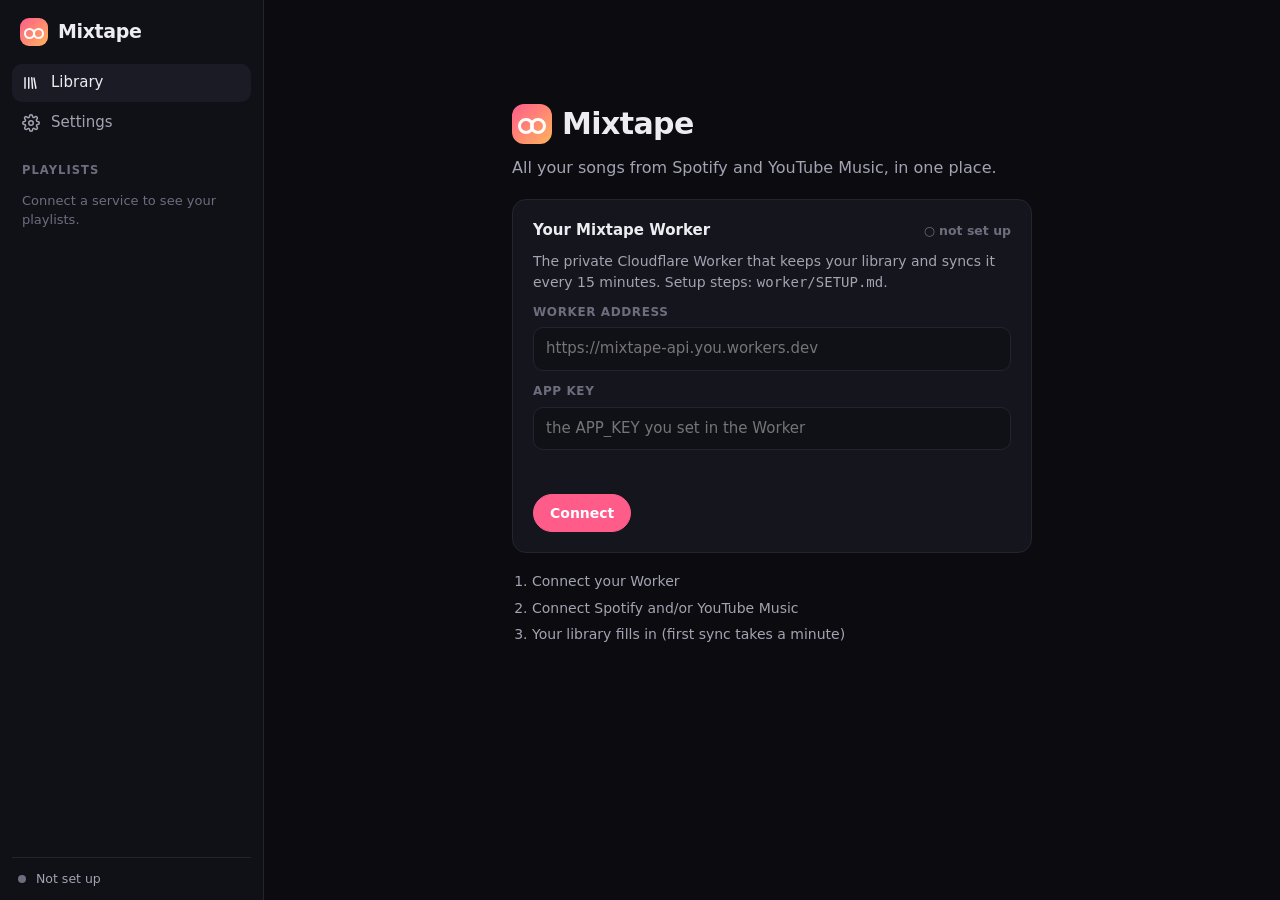
<file: index.html>
<!DOCTYPE html>
<html lang="en" data-theme="dark">
<head>
<meta charset="utf-8">
<meta name="viewport" content="width=device-width, initial-scale=1, viewport-fit=cover">
<meta name="theme-color" content="#0b0b10">
<title>Mixtape</title>
<link rel="icon" href="data:image/svg+xml,%3Csvg xmlns='http://www.w3.org/2000/svg' viewBox='0 0 64 64'%3E%3Crect width='64' height='64' rx='16' fill='%23ff5c8a'/%3E%3Ccircle cx='22' cy='34' r='8' fill='none' stroke='%23fff' stroke-width='5'/%3E%3Ccircle cx='42' cy='34' r='8' fill='none' stroke='%23fff' stroke-width='5'/%3E%3C/svg%3E">
<link rel="stylesheet" href="css/app.css">
</head>
<body>
<div id="app">
  <header class="mtop">
    <button class="iconbtn" data-act="drawer" aria-label="Menu"><svg class="i" viewBox="0 0 24 24"><path d="M4 7h16M4 12h16M4 17h16"/></svg></button>
    <div class="brand"><span class="logo"></span>Mixtape</div>
    <span class="grow"></span>
    <span id="syncDotM" class="syncdot"></span>
  </header>
  <div class="scrim" data-act="drawer"></div>
  <aside id="side"></aside>
  <main id="main"></main>
  <div id="ytbox" hidden><div id="ytframe"></div></div>
  <footer id="player" hidden></footer>
</div>
<div id="toast" role="status"></div>
<script type="module" src="js/app.js"></script>
</body>
</html>
</file>
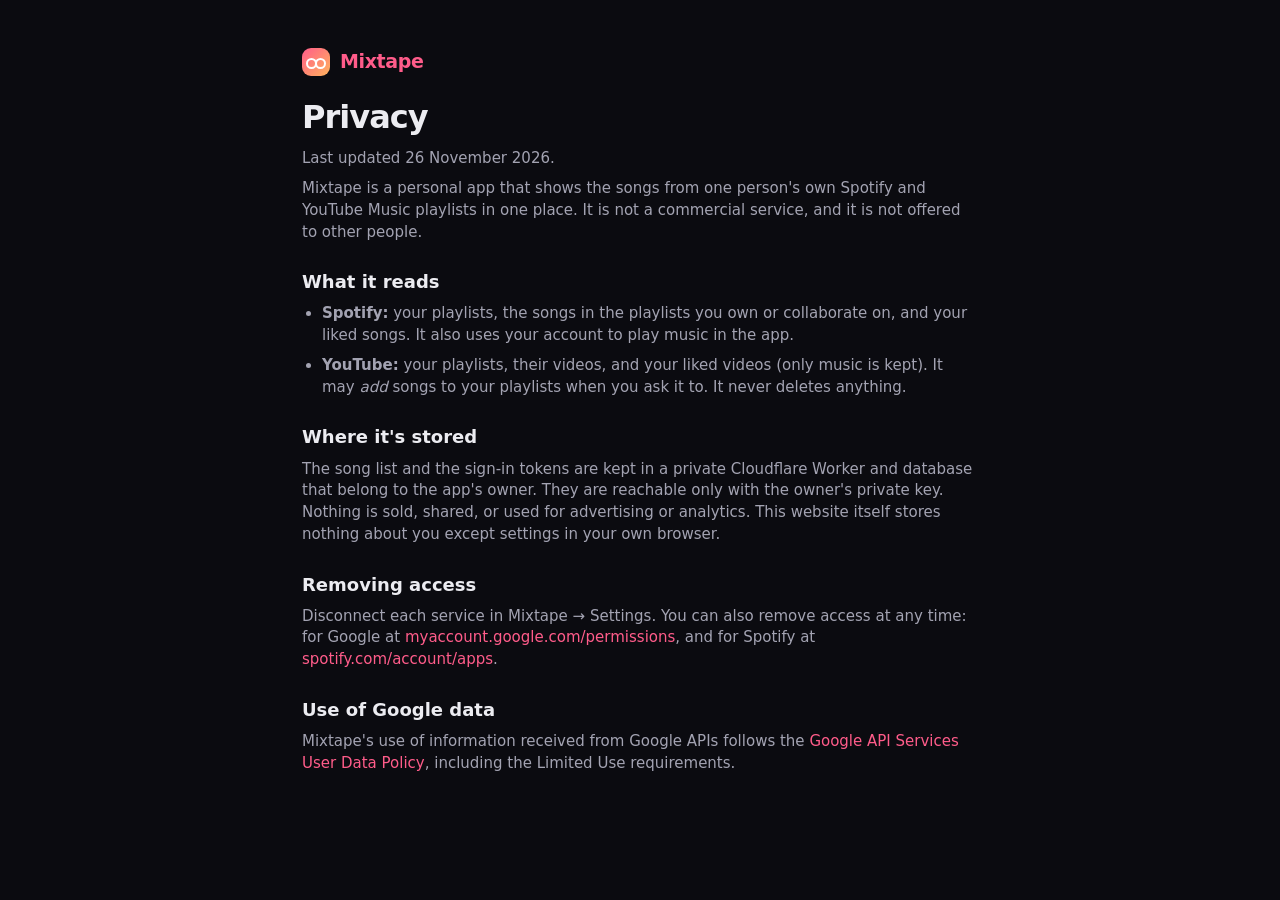
<file: privacy.html>
<!DOCTYPE html>
<html lang="en">
<head>
<meta charset="utf-8">
<meta name="viewport" content="width=device-width, initial-scale=1">
<title>Mixtape · Privacy</title>
<link rel="stylesheet" href="css/app.css">
<style>body{overflow:auto}.doc{max-width:720px;margin:0 auto;padding:48px 22px 60px}.doc h1{font-size:32px;letter-spacing:-.03em;margin:18px 0 6px}.doc h2{font-size:18px;margin:26px 0 8px}.doc p,.doc li{color:var(--dim);margin:8px 0}.doc ul{padding-left:20px}.doc a{color:var(--acc)}</style>
</head>
<body>
<div class="doc">
  <a href="./" class="brand" style="padding:0"><span class="logo"></span>Mixtape</a>
  <h1>Privacy</h1>
  <p>Last updated 26 November 2026.</p>
  <p>Mixtape is a personal app that shows the songs from one person's own Spotify and YouTube Music playlists in one place. It is not a commercial service, and it is not offered to other people.</p>

  <h2>What it reads</h2>
  <ul>
    <li><b>Spotify:</b> your playlists, the songs in the playlists you own or collaborate on, and your liked songs. It also uses your account to play music in the app.</li>
    <li><b>YouTube:</b> your playlists, their videos, and your liked videos (only music is kept). It may <i>add</i> songs to your playlists when you ask it to. It never deletes anything.</li>
  </ul>

  <h2>Where it's stored</h2>
  <p>The song list and the sign-in tokens are kept in a private Cloudflare Worker and database that belong to the app's owner. They are reachable only with the owner's private key. Nothing is sold, shared, or used for advertising or analytics. This website itself stores nothing about you except settings in your own browser.</p>

  <h2>Removing access</h2>
  <p>Disconnect each service in Mixtape → Settings. You can also remove access at any time: for Google at <a href="https://myaccount.google.com/permissions">myaccount.google.com/permissions</a>, and for Spotify at <a href="https://www.spotify.com/account/apps/">spotify.com/account/apps</a>.</p>

  <h2>Use of Google data</h2>
  <p>Mixtape's use of information received from Google APIs follows the <a href="https://developers.google.com/terms/api-services-user-data-policy">Google API Services User Data Policy</a>, including the Limited Use requirements.</p>
</div>
</body>
</html>
</file>
<file: css/app.css>
/* Mixtape — one stylesheet. Dark by default, light via [data-theme=light]. */
:root{
  --bg:#0b0b10;--bg2:#101017;--panel:#15151d;--panel2:#1b1b25;--line:#24242f;--line2:#30303d;
  --text:#ececf1;--dim:#a3a3b2;--faint:#6d6d7e;--acc:#ff5c8a;--acc2:#ffb35c;--accbg:rgba(255,92,138,.12);
  --sp:#1ed760;--yt:#ff3d3d;--ok:#4ade80;--warn:#fbbf24;--err:#f87171;
  --r:14px;--r2:10px;--shadow:0 10px 40px rgba(0,0,0,.45);
  --font:ui-sans-serif,system-ui,-apple-system,"Segoe UI",Roboto,"Helvetica Neue",Arial,sans-serif;
  --mono:ui-monospace,"SF Mono","JetBrains Mono",Menlo,Consolas,monospace;
  --row:58px;--side:264px;
}
[data-theme=light]{
  --bg:#f6f6f9;--bg2:#efeff4;--panel:#fff;--panel2:#f3f3f7;--line:#e5e5ec;--line2:#d6d6e0;
  --text:#15151d;--dim:#55556a;--faint:#8b8b9c;--accbg:rgba(255,92,138,.1);--shadow:0 10px 40px rgba(20,20,40,.12);
}
*{box-sizing:border-box;margin:0}
html,body{height:100%}
body{background:var(--bg);color:var(--text);font:15px/1.45 var(--font);-webkit-font-smoothing:antialiased;overflow:hidden}
button,input,select{font:inherit;color:inherit}
a{color:inherit;text-decoration:none}
.i{width:18px;height:18px;fill:none;stroke:currentColor;stroke-width:2;stroke-linecap:round;stroke-linejoin:round;flex:none}
.grow{flex:1}
.muted{color:var(--dim)}.faint{color:var(--faint)}.mono{font-family:var(--mono)}

/* ---------- layout ---------- */
#app{display:grid;grid-template-columns:var(--side) 1fr;grid-template-rows:minmax(0,1fr) auto;height:100vh;height:100dvh}
aside{background:var(--bg2);border-right:1px solid var(--line);display:flex;flex-direction:column;min-height:0;padding:18px 12px 12px}
main{min-width:0;min-height:0;display:flex;flex-direction:column;overflow:hidden}
.mtop{display:none}
.brand{display:flex;align-items:center;gap:10px;font-weight:800;font-size:19px;letter-spacing:-.02em;padding:0 8px 18px}
.logo{width:28px;height:28px;border-radius:9px;background:linear-gradient(135deg,var(--acc),var(--acc2));position:relative;flex:none}
.logo::before,.logo::after{content:"";position:absolute;top:10px;width:7px;height:7px;border:2.5px solid #fff;border-radius:50%}
.logo::before{left:4px}.logo::after{right:4px}

.nav{display:flex;flex-direction:column;gap:2px}
.nav a,.pl a{display:flex;align-items:center;gap:11px;padding:8px 10px;border-radius:var(--r2);color:var(--dim);font-weight:500;min-width:0}
.nav a:hover,.pl a:hover{background:var(--panel);color:var(--text)}
.nav a.on,.pl a.on{background:var(--panel2);color:var(--text)}
.nav a .n{margin-left:auto;font:12px var(--mono);color:var(--faint)}
.sechead{display:flex;align-items:center;gap:8px;margin:20px 10px 8px;font-size:11.5px;font-weight:700;letter-spacing:.09em;text-transform:uppercase;color:var(--faint)}
.plfilter{margin:0 4px 8px;padding:7px 10px;border-radius:9px;background:var(--panel);border:1px solid var(--line);outline:none;font-size:13.5px;width:calc(100% - 8px)}
.plfilter:focus{border-color:var(--line2)}
.pl{flex:1;overflow:auto;min-height:0;display:flex;flex-direction:column;gap:1px;margin:0 -4px;padding:0 4px}
.pl a{padding:6px 8px}
.followed a{opacity:.72}.followed a:hover,.followed a.on{opacity:1}
.pl .nm{white-space:nowrap;overflow:hidden;text-overflow:ellipsis;font-size:14px}
.thumb{width:34px;height:34px;border-radius:7px;background:var(--panel2) center/cover;flex:none;display:grid;place-items:center;color:var(--faint)}
.thumb.liked{background:linear-gradient(135deg,#6d4aff,#ff5c8a);color:#fff}
.src{width:8px;height:8px;border-radius:50%;flex:none;margin-left:auto}
.src.spotify{background:var(--sp)}.src.youtube{background:var(--yt)}
.sidefoot{border-top:1px solid var(--line);margin-top:10px;padding:12px 6px 0;display:flex;align-items:center;gap:10px;font-size:12.5px}
.syncdot{width:8px;height:8px;border-radius:50%;background:var(--faint);flex:none}
.syncdot.ok{background:var(--ok)}.syncdot.busy{background:var(--acc2);animation:pulse 1s infinite}.syncdot.err{background:var(--err)}
@keyframes pulse{50%{opacity:.35}}

/* ---------- page head ---------- */
.page{display:flex;flex-direction:column;min-height:0;flex:1}
.hero{display:flex;gap:22px;align-items:flex-end;padding:30px 32px 20px;background:linear-gradient(180deg,var(--hero,rgba(255,92,138,.16)),transparent)}
.hero .cover{width:132px;height:132px;border-radius:16px;background:var(--panel2) center/cover;box-shadow:var(--shadow);flex:none;display:grid;place-items:center}
.hero .cover.liked{background:linear-gradient(135deg,#6d4aff,#ff5c8a)}
.hero .cover .i{width:48px;height:48px;color:#fff}
.hero .kicker{font-size:12px;font-weight:700;letter-spacing:.1em;text-transform:uppercase;color:var(--dim)}
.hero h1{font-size:clamp(26px,4vw,44px);letter-spacing:-.03em;line-height:1.05;margin:6px 0 8px;font-weight:800}
.hero .meta{color:var(--dim);font-size:14px;display:flex;gap:8px;flex-wrap:wrap;align-items:center}
.badge{display:inline-flex;align-items:center;gap:6px;padding:3px 9px;border-radius:99px;font-size:12px;font-weight:600;background:var(--panel2);border:1px solid var(--line)}
.badge.spotify{color:var(--sp)}.badge.youtube{color:var(--yt)}

/* ---------- toolbar ---------- */
.tools{display:flex;gap:10px;align-items:center;flex-wrap:wrap;padding:0 32px 14px}
.search{display:flex;align-items:center;gap:8px;background:var(--panel);border:1px solid var(--line);border-radius:99px;padding:0 14px;height:38px;min-width:220px;flex:1;max-width:420px}
.search:focus-within{border-color:var(--line2)}
.search input{background:none;border:0;outline:none;flex:1;min-width:0}
.chips{display:flex;gap:6px;flex-wrap:wrap}
.chip{height:34px;padding:0 13px;border-radius:99px;background:var(--panel);border:1px solid var(--line);cursor:pointer;font-size:13.5px;font-weight:500;color:var(--dim);display:inline-flex;align-items:center;gap:7px}
.chip:hover{color:var(--text)}
.chip.on{background:var(--text);color:var(--bg);border-color:var(--text)}
select.chip{appearance:none;padding-right:28px;background-image:linear-gradient(45deg,transparent 50%,currentColor 50%),linear-gradient(135deg,currentColor 50%,transparent 50%);background-position:calc(100% - 15px) 15px,calc(100% - 10px) 15px;background-size:5px 5px;background-repeat:no-repeat}
select.chip option{background:var(--panel);color:var(--text)}
.count{font:12.5px var(--mono);color:var(--faint);margin-left:auto}

/* ---------- track list ---------- */
.list{flex:1;overflow:auto;min-height:0;position:relative;padding:0 20px 28px}
.thead,.row{display:grid;grid-template-columns:40px minmax(0,2.2fr) minmax(0,1.3fr) 110px 70px 64px 40px;align-items:center;gap:12px;padding:0 12px}
.thead{position:sticky;top:0;z-index:2;height:36px;background:var(--bg);border-bottom:1px solid var(--line);font-size:12px;font-weight:600;letter-spacing:.06em;text-transform:uppercase;color:var(--faint)}
.thead button{background:none;border:0;cursor:pointer;color:inherit;font:inherit;letter-spacing:inherit;text-transform:inherit;text-align:left;padding:0;display:flex;gap:4px;align-items:center}
.thead button.on{color:var(--text)}
.rows{position:relative}
.row{position:absolute;left:0;right:0;height:var(--row);border-radius:var(--r2);color:var(--dim);font-size:14px}
.row:hover{background:var(--panel)}
.row .idx{font:13px var(--mono);color:var(--faint);text-align:right}
.row .t{display:flex;align-items:center;gap:12px;min-width:0}
.row .art{width:42px;height:42px;border-radius:8px;background:var(--panel2) center/cover;flex:none}
.row .tt{min-width:0}
.row .ti{color:var(--text);font-weight:500;white-space:nowrap;overflow:hidden;text-overflow:ellipsis}
.row .ar,.row .al{white-space:nowrap;overflow:hidden;text-overflow:ellipsis;font-size:13.5px}
.row .dur,.row .add{font:12.5px var(--mono)}
.row .srcs{display:flex;gap:5px}
.pill{width:22px;height:22px;border-radius:7px;display:grid;place-items:center;font-size:10.5px;font-weight:800;color:#0b0b10}
.pill.spotify{background:var(--sp)}.pill.youtube{background:var(--yt);color:#fff}
.row .go{opacity:0;justify-self:end;width:32px;height:32px;border-radius:9px;display:grid;place-items:center;color:var(--dim)}
.row:hover .go{opacity:1}.row .go:hover{background:var(--panel2);color:var(--text)}
.empty{padding:70px 20px;text-align:center;color:var(--dim)}
.empty h3{color:var(--text);font-size:18px;margin-bottom:6px}

/* playing row + play-on-hover */
.row{cursor:pointer}
.row .idx{position:relative;display:grid;justify-items:end;align-items:center}
.row .idx .i{display:none;width:15px;height:15px;color:var(--text)}
.row:hover .idx .n{display:none}.row:hover .idx .i{display:block}
.row.now .ti{color:var(--acc)}
.row.now:hover .idx .eq{display:none}
.eq{display:inline-flex;gap:2px;align-items:flex-end;height:14px}
.eq i{width:3px;background:var(--acc);border-radius:2px;animation:eq .9s infinite ease-in-out}
.eq i:nth-child(2){animation-delay:-.3s}.eq i:nth-child(3){animation-delay:-.6s}
@keyframes eq{0%,100%{height:4px}50%{height:14px}}

/* ---------- player bar ---------- */
#player{grid-column:1/-1;display:grid;grid-template-columns:minmax(0,1fr) minmax(0,1.4fr) minmax(0,1fr);gap:18px;align-items:center;
  padding:10px 18px;padding-bottom:max(10px,env(safe-area-inset-bottom));background:var(--bg2);border-top:1px solid var(--line);z-index:5}
#player[hidden]{display:none}
.pnow{display:flex;align-items:center;gap:12px;min-width:0}
.pnow .art{width:52px;height:52px;border-radius:9px;background:var(--panel2) center/cover;flex:none;box-shadow:0 4px 14px rgba(0,0,0,.3)}
.pnow .tt{min-width:0}.pnow .ti{font-weight:600;white-space:nowrap;overflow:hidden;text-overflow:ellipsis}
.pnow .ar{color:var(--dim);font-size:13px;white-space:nowrap;overflow:hidden;text-overflow:ellipsis}
.pmid{display:flex;flex-direction:column;align-items:center;gap:4px}
.pbtns{display:flex;align-items:center;gap:14px}
.pb{width:36px;height:36px;border-radius:50%;border:0;background:none;color:var(--dim);cursor:pointer;display:grid;place-items:center}
.pb:hover{color:var(--text)}
.pb.big{width:42px;height:42px;background:var(--text);color:var(--bg)}.pb.big:hover{transform:scale(1.05);color:var(--bg)}
.pb.big .i{width:20px;height:20px}
.pbar{display:flex;align-items:center;gap:10px;width:100%;max-width:560px;font-size:11.5px;color:var(--faint)}
.pbar input{flex:1}
input[type=range]{-webkit-appearance:none;appearance:none;height:4px;border-radius:9px;background:var(--line2);cursor:pointer;accent-color:var(--acc)}
input[type=range]::-webkit-slider-thumb{-webkit-appearance:none;width:12px;height:12px;border-radius:50%;background:var(--text)}
input[type=range]::-moz-range-thumb{width:12px;height:12px;border:0;border-radius:50%;background:var(--text)}
input[type=range]::-moz-range-progress{background:var(--acc);height:4px;border-radius:9px}
.pright{display:flex;align-items:center;justify-content:flex-end;gap:16px;color:var(--dim);font-size:12.5px;min-width:0}
.pdev{display:flex;align-items:center;gap:6px;min-width:0;background:none;border:1px solid transparent;border-radius:99px;padding:5px 10px;color:var(--dim);cursor:pointer;font-size:12.5px;max-width:260px}
.pdev:hover{border-color:var(--line2);color:var(--text)}.pdev span{white-space:nowrap;overflow:hidden;text-overflow:ellipsis}.pdev .i:last-child{width:14px;height:14px}
.pdev.remote{color:var(--sp);border-color:rgba(30,215,96,.35)}.pdev.off{color:var(--warn);border-color:rgba(251,191,36,.35)}
#player{position:relative}
.devpop{position:absolute;right:16px;bottom:calc(100% + 8px);width:min(340px,calc(100vw - 24px));max-height:60vh;overflow:auto;background:var(--panel);border:1px solid var(--line2);border-radius:14px;box-shadow:var(--shadow);padding:8px;z-index:40}
.devpop .dh{font-size:11.5px;font-weight:700;letter-spacing:.09em;text-transform:uppercase;color:var(--faint);padding:8px 8px 4px}
.devpop .di{display:flex;align-items:center;gap:10px;width:100%;padding:9px 10px;border:0;border-radius:10px;background:none;cursor:pointer;text-align:left;font-size:14px}
.devpop .di:hover{background:var(--panel2)}.devpop .di.on{color:var(--acc)}.devpop .di .faint{font-size:12px}
.devpop .dn{padding:6px 10px;font-size:13px}
.pvol{display:flex;align-items:center;gap:8px}.pvol input{width:100px}

/* YouTube video window (YouTube's rules: visible, at least 200×200) */
#ytbox{position:fixed;right:18px;bottom:96px;width:356px;height:200px;border-radius:14px;overflow:hidden;background:#000;box-shadow:var(--shadow);z-index:30;border:1px solid var(--line2);transition:width .2s,height .2s}
#ytbox.big{width:640px;height:360px}
#ytbox[hidden]{display:none}
body.yt .list{padding-bottom:230px}
#ytbox iframe,#ytframe{width:100%;height:100%;display:block;border:0}

/* ---------- cards / settings ---------- */
.wrap{padding:30px 32px 40px;overflow:auto;flex:1}
.wrap h2{font-size:28px;letter-spacing:-.03em;margin-bottom:4px}
.grid{display:grid;grid-template-columns:repeat(auto-fit,minmax(320px,1fr));gap:16px;margin-top:22px;align-items:start}
.card{background:var(--panel);border:1px solid var(--line);border-radius:var(--r);padding:20px}
.card h3{font-size:15px;display:flex;align-items:center;gap:10px;margin-bottom:10px}
.card p{color:var(--dim);font-size:14px}
.field{display:flex;flex-direction:column;gap:6px;margin:12px 0}
.field label{font-size:12px;font-weight:600;color:var(--faint);letter-spacing:.05em;text-transform:uppercase}
.field input{background:var(--bg2);border:1px solid var(--line);border-radius:10px;padding:10px 12px;outline:none}
.field input:focus{border-color:var(--acc)}
.btn{height:38px;padding:0 16px;border-radius:99px;border:1px solid var(--line2);background:var(--panel2);cursor:pointer;font-weight:600;font-size:14px;display:inline-flex;align-items:center;gap:8px}
.btn:hover{border-color:var(--faint)}
.btn.pri{background:var(--acc);border-color:var(--acc);color:#fff}
.btn.sp{background:var(--sp);border-color:var(--sp);color:#0b0b10}
.btn.danger{color:var(--err)}
.btn:disabled{opacity:.5;cursor:default}
.btns{display:flex;gap:8px;flex-wrap:wrap;margin-top:14px}
.status{display:inline-flex;align-items:center;gap:7px;font-size:12.5px;font-weight:600;margin-left:auto}
.status.on{color:var(--ok)}.status.off{color:var(--faint)}.status.bad{color:var(--err)}
.log{font:12.5px var(--mono);color:var(--dim);display:flex;flex-direction:column;gap:6px;max-height:260px;overflow:auto}
.log span{color:var(--faint);margin-right:8px}
.steps{padding-left:20px;color:var(--dim);font-size:14px;display:flex;flex-direction:column;gap:6px;margin:6px 0 4px}
.onb{max-width:560px;margin:8vh auto;padding:0 20px}
.onb .brand{font-size:30px;padding:0 0 10px}
.onb .logo{width:40px;height:40px;border-radius:12px}
.onb .logo::before,.onb .logo::after{top:14px;width:10px;height:10px;border-width:3px}
.onb .logo::before{left:6px}.onb .logo::after{right:6px}
.err{color:var(--err);font-size:13px;min-height:18px}
.progress{height:4px;border-radius:9px;background:var(--panel2);overflow:hidden;margin-top:12px}
.progress i{display:block;height:100%;width:40%;background:linear-gradient(90deg,var(--acc),var(--acc2));animation:slide 1.2s infinite ease-in-out}
@keyframes slide{0%{transform:translateX(-100%)}100%{transform:translateX(250%)}}

#toast{position:fixed;left:50%;bottom:26px;transform:translate(-50%,20px);opacity:0;background:var(--text);color:var(--bg);padding:10px 16px;border-radius:99px;font-size:14px;font-weight:600;transition:.2s;pointer-events:none;z-index:60;max-width:min(560px,90vw);text-align:center;line-height:1.4;border-radius:16px}
#toast.on{opacity:1;transform:translate(-50%,0)}
body.playing #toast{bottom:100px}

/* ---------- phone ---------- */
@media (max-width:860px){
  /* the page itself scrolls on phones (pull-to-refresh, address bar hiding) */
  body{overflow:visible}
  #app{display:block;height:auto;min-height:100dvh}
  main,.page,.list,.wrap{overflow:visible;min-height:0;flex:none;display:block}
  .mtop{position:sticky;top:0;z-index:20}
  body.playing main{padding-bottom:calc(64px + env(safe-area-inset-bottom))}
  #player{grid-template-columns:minmax(0,1fr) auto auto;gap:8px;padding:8px 12px;padding-bottom:max(8px,env(safe-area-inset-bottom));position:fixed;left:0;right:0;bottom:0}
  #player .pmid{display:contents}
  #player .pbar{position:absolute;left:0;right:0;top:-2px;max-width:none;gap:0}
  #player .pbar span{display:none}
  #player .pbar input{height:3px;border-radius:0}
  #player .pbtns{gap:4px}
  #player .pb:first-child{display:none}
  #player .pright{display:flex;gap:4px}
  #player .pvol,#player .pright [data-act=ytSize]{display:none}
  #player .pdev{padding:6px 8px}
  #player .pdev span,#player .pdev .i:last-child{display:none}
  #player .pdev.remote span{display:inline;max-width:90px}
  .pnow .art{width:44px;height:44px}
  #ytbox,#ytbox.big{left:0;right:0;width:auto;height:auto;aspect-ratio:16/9;min-height:200px;bottom:calc(61px + env(safe-area-inset-bottom));border-radius:0;border-left:0;border-right:0}
  #player{min-height:61px}
  body.yt .list{padding-bottom:calc(56vw + 30px)}
  .mtop{display:flex;align-items:center;gap:10px;padding:10px 14px;padding-top:max(10px,env(safe-area-inset-top));border-bottom:1px solid var(--line);background:var(--bg2)}
  .mtop .brand{padding:0;font-size:17px}.mtop .logo{width:24px;height:24px}
  .mtop .logo::before,.mtop .logo::after{top:8px;width:6px;height:6px;border-width:2px}
  .iconbtn{width:38px;height:38px;border-radius:10px;border:1px solid var(--line);background:var(--panel);display:grid;place-items:center;cursor:pointer}
  aside{position:fixed;inset:0 auto 0 0;width:min(300px,86vw);z-index:40;transform:translateX(-105%);transition:transform .22s;padding-top:max(18px,env(safe-area-inset-top))}
  #app.drawer aside{transform:none;box-shadow:var(--shadow)}
  .scrim{position:fixed;inset:0;background:rgba(0,0,0,.5);z-index:39;opacity:0;pointer-events:none;transition:.2s}
  #app.drawer .scrim{opacity:1;pointer-events:auto}
  .hero{padding:20px 16px 14px;gap:14px}.hero .cover{width:88px;height:88px;border-radius:12px}
  .tools{padding:0 16px 12px}.search{max-width:none;min-width:100%}
  .list{padding:0 6px 20px}
  .thead{display:none}
  .row{grid-template-columns:minmax(0,1fr) auto auto;gap:10px;padding:0 10px}
  .row .idx,.row .al,.row .add{display:none}
  .row .dur{display:none}
  .row .go{opacity:1}
  .wrap{padding:20px 16px 30px}
}
@media (min-width:861px){.scrim{display:none}}
</file>
